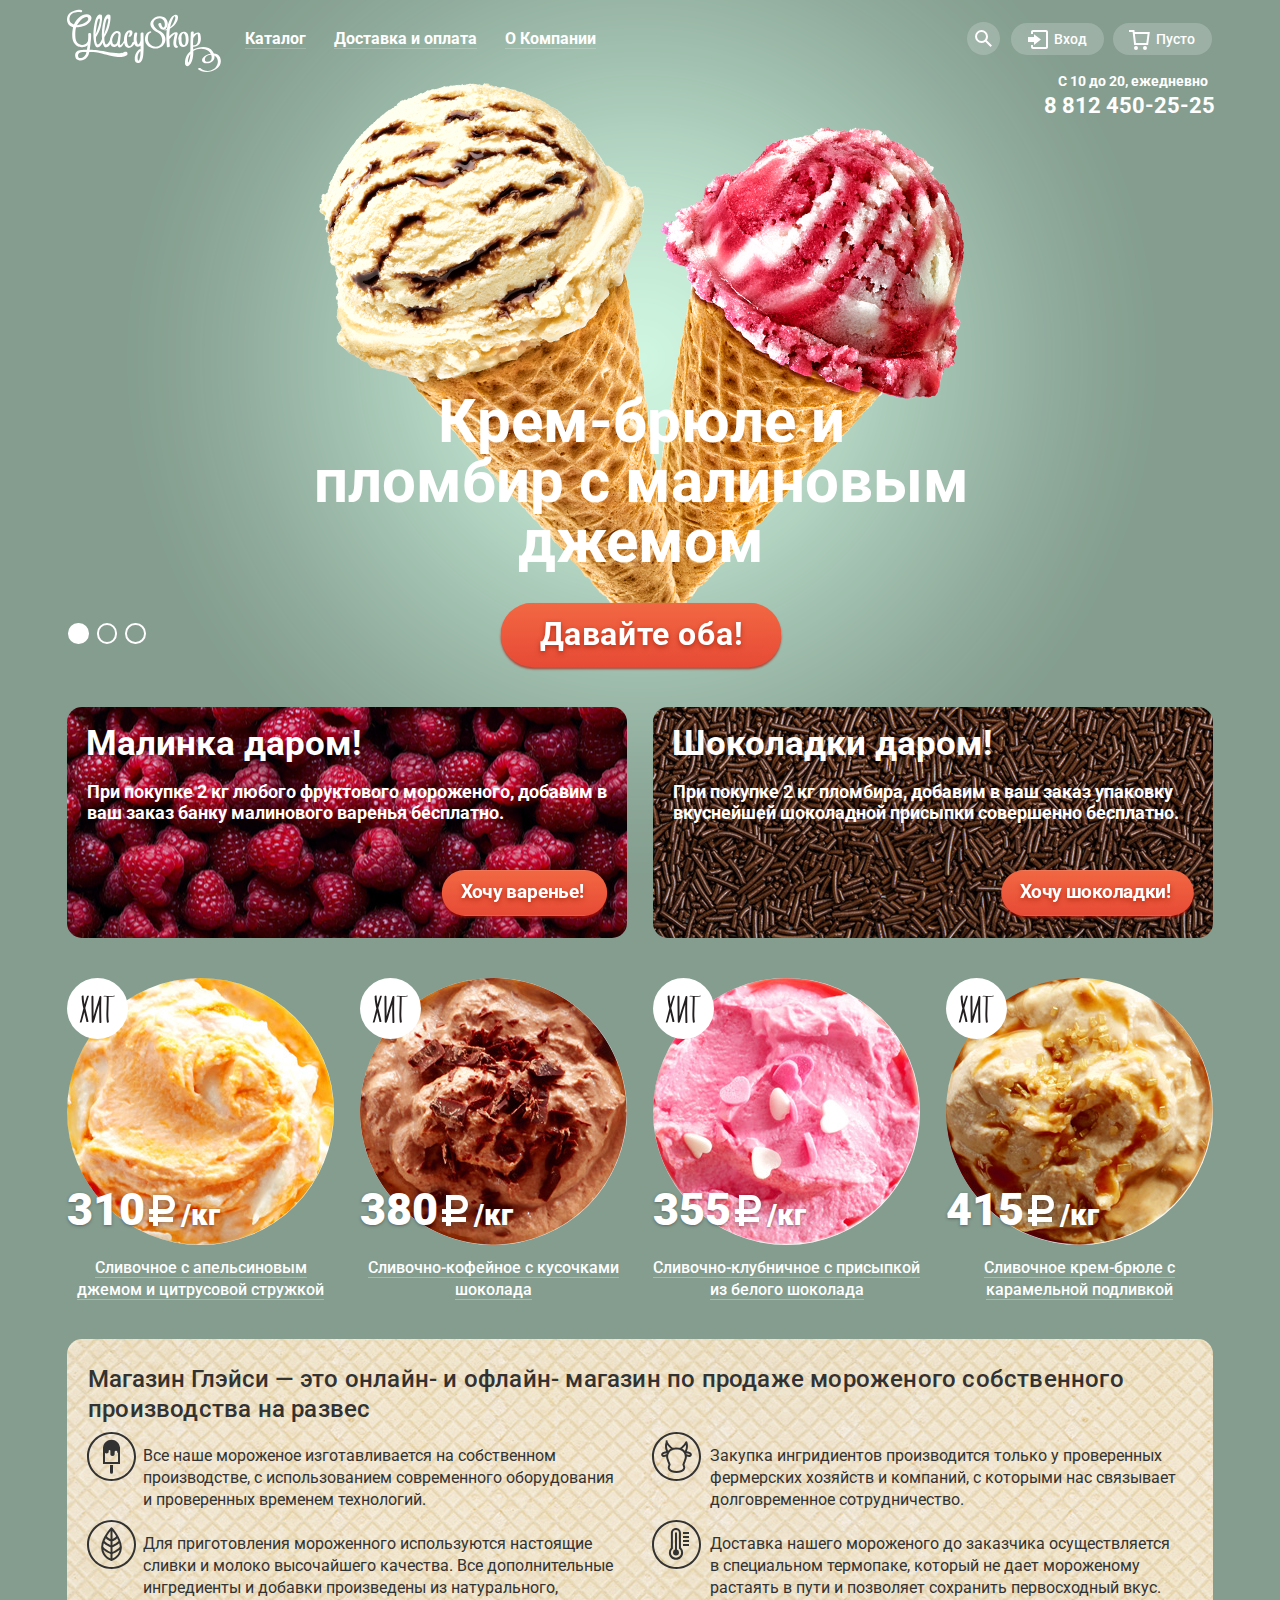
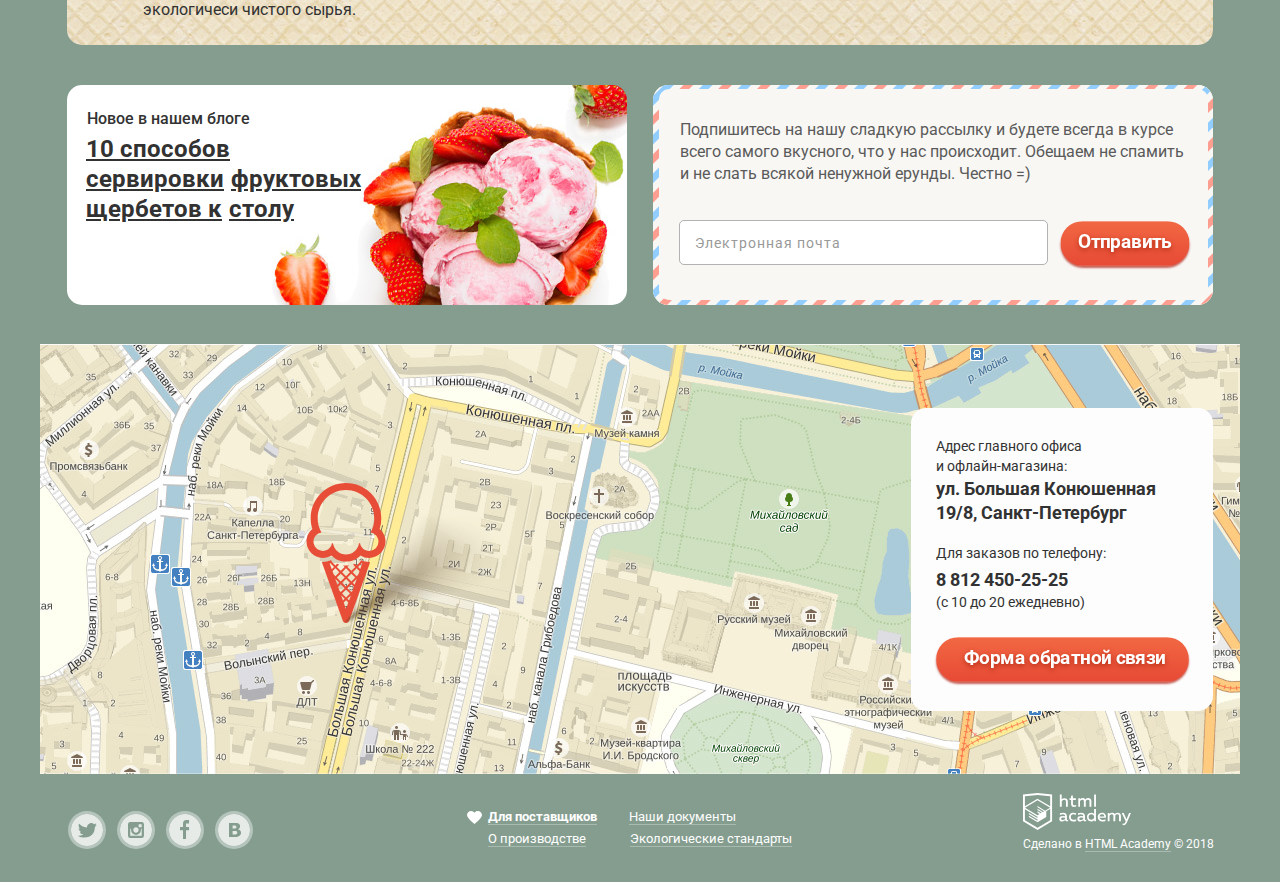
<file: index.html>
<!DOCTYPE html>
<html lang="ru">
  <head>
    <meta charset="utf-8">
    <meta name="format-detection" content="telephone=no">
    <title>HTML Academy: Глейси</title>
    <link href="https://fonts.googleapis.com/css?family=Roboto:400,500,700&amp;subset=cyrillic" rel="stylesheet">
    <link href="css/normolaize.min.css" rel="stylesheet">
    <link href="css/style.min.css" rel="stylesheet">
  </head>
  <body>
  <!-- Header -->

    <header class="page-header">
      <!-- Логотип не является ссылкой-->
      <p class="page-header-logo">
        <img src="img/logo.svg" alt="Логотип Глейси" width="154" height="64" >
      </p>

        <!-- Главное меню сайта-->
      <nav class="page-header-navigation" aria-label="Главное Меню">

        <!--Меню сайта -->
        <section class="main-menu">

          <h3 class="visually-hidden">Главное меню сайта</h3>

          <ul class="header-site-navigation-items ">
            <li class="header-site-navigation-item catalog-navigation" tabindex="2"><a class="catalog" href="#" tabindex="1">Каталог</a>

             <div class="wrapper-catalog">
              <ul class="catalog-navigation-items" >
               <li class="catalog-navigation-item">
                 <a href="#" class="catalog-navigation-item-new catalog-link" tabindex="3">Новинки</a>
               </li>
               <li class="catalog-navigation-item">
                 <a class="catalog-link" href="catalog.html" tabindex="4">Сливочное</a>
               </li>
               <li class="catalog-navigation-item">
                 <a class="catalog-link" href="#" tabindex="5">Щербеты</a>
               </li>
               <li class="catalog-navigation-item">
                 <a class="catalog-link" href="#" tabindex="6">Фруктовый лед</a>
               </li>
               <li class="catalog-navigation-item">
                 <a class="catalog-link" href="#" tabindex="7">Мелорин</a>
               </li>
              </ul>
             </div>

            </li>
             <li class="header-site-navigation-item"><a href="delivery.html" tabindex="8">Доставка и оплата</a></li>
             <li class="header-site-navigation-item"><a href="aboutus.html" tabindex="9">О Компании</a></li>
          </ul>

        </section>

        <!--Поиск -->
        <div class="container-user-menu">

        <ul class="search-list">
          <li>
            <form class="search-form" action="https://echo.htmlacademy.ru" method="post">

            <div class="search" tabindex="10" aria-label="Поиск">
              <svg xmlns="http://www.w3.org/2000/svg" xmlns:xlink="http://www.w3.org/1999/xlink" width="17" height="17" viewBox="0 0 17 17">
                <path fill="#fff" d="M16.958 15.527L11.75 10.32A6.455 6.455 0 0 0 13 6.5 6.5 6.5 0 1 0 6.5
                13a6.465 6.465 0 0 0 3.839-1.263l5.205 5.204 1.414-1.414zM6.5 11C4.019 11 2 8.981 2 6.5S4.019 2 6.5 2 11 4.019 11 6.5 8.981
                11 6.5 11z"/>
              </svg>
              <div class="wrapper-show-search">
                <label class="search-field-container">
                 <input class="input-field input-field-search" type="search" name="search" tabindex="11" placeholder="Что ищем?">
                </label>
              </div>
            </div>
          </form>
          </li>
        </ul>

        <!--Поле входа -->
        <ul class="user-navigation-items">
          <li class="login-link" tabindex="13">
            <a class="login" href="login.html" tabindex="12" aria-label="Вход в профиль">Вход</a>

           <div class="wrapper-modal">
            <section class="modal">
              <h3 class="visually-hidden">Форма входа</h3>

              <form class="user-login" action="https://echo.htmlacademy.ru" method="post">

                <label><span class="visually-hidden">Электронная почта</span>
                  <input class="input-field" type="email" name="user-email" tabindex="14" placeholder="Электронная почта" required>
                </label>

                <label><span class="visually-hidden">Пароль</span>
                  <input class="input-field" type="password" tabindex="15" placeholder="Пароль" required>
                </label>

                <div class="container-enter">
                  <button  class="btn btn-null btn-enter" type="submit" tabindex="16">Войти</button>

                  <ul class="login-new-items">
                    <li>
                      <a  class="a-black" href="#" tabindex="17" aria-label="Восстановить пароль">Забыли пароль?</a>
                    </li>
                    <li>
                      <a  class="a-black" href="#" tabindex="18" aria-label="Зарегистрироваться">Новая регистрация</a>
                    </li>
                  </ul>

                </div>

              </form>

            </section>
           </div>
          </li>
        </ul>

        <!--Корзина -->
        <ul class="cart-navigation-items">
          <li class="cart-link-empty">
            <a  class="cart" href="shop-cart.html" aria-label="Корзина покупок">Пусто
            </a>
          </li>
        </ul>

        </div>

      </nav>

        <!-- Режим работы -->
        <section class="open-close">

          <h3 class="visually-hidden" > Режим работы магазина </h3>

         <p class="header-contacts time-work" aria-label="Мы работаем для Вас ежедневно с 10 до 20">
           C 10 до 20, ежедневно<br>
         </p>
          <p class="header-contacts">
           <a  class="tel" href="tel:+78124502525" aria-label="Наш номер телефона 8 812 450-25-25 ">8 812 450-25-25</a>
         </p>

        </section>

    </header>

  <!-- Main -->
 <main class="main-content">

   <!-- Слайдер-->
        <section  class="slider-img">
        <h3 class="visually-hidden">Специальное предложение</h3>

          <div class="container-slider">

            <ul class="slider-items">
              <!-- ------------------------------------------------------------ -->
              <li class="slider-item current-slide-item green">
                 <img src="img/content/slider1.png" alt="Крем-брюле и пломбир с малиновым джемом" width="1045" height="881">
                  <p class="slider-info"> Крем-брюле и пломбир с малиновым джемом</p>
                  <a  class="btn" href="catalog/special-combo3.html">Давайте оба!</a>
              </li>
              <!-- ------------------------------------------------------------ -->
              <li class="slider-item grey visually-hidden">
                <img src="img/content/slider2.png" alt="Шоколадный пломбир и лимонный сорбет" width="1045" height="881">
                <p class="slider-info"> Шоколадный пломбир и лимонный сорбет</p>
                <a  class="btn" href="catalog/special-combo1.html">Давайте оба!</a>
              </li>
              <!-- ------------------------------------------------------------ -->
              <li class="slider-item brown visually-hidden">
                <img src="img/content/slider3.png" alt="Пломбир с помадкой и клубничный щербет" width="1045" height="881">
                <p class="slider-info"> Пломбир с помадкой и клубничный щербет</p>
                <a  class="btn" href="catalog/special-combo2.html">Давайте оба!</a>
              </li>
            </ul>

            <!-- Кнопки слайдера-->
            <ul class="slider-btn-items">
              <li>
                <button class="slider-btn-item green btn-null  current-slide" aria-label="Первое предложение"></button>
              </li>
              <li>
                <button class="slider-btn-item grey btn-null" aria-label="Второе предложение"></button>
              </li>
              <li>
                <button class="slider-btn-item brown btn-null" aria-label="Третье предложение"></button>
              </li>
            </ul>

          </div>

        </section>

      <!-- Акции магазина -->
      <section class="main-action">

        <h3 class="visually-hidden">Акции магазина</h3>

        <!-- Блоки с акциями-->
        <section class="main-action-container">
        <div class="container-action">

          <h3 class="visually-hidden">Подарки при покупках</h3>

          <ul class="action-items">
            <li class="action-item">
               <h3>Малинка даром!</h3>
               <p class="action-description">
                При покупке 2 кг любого фруктового мороженого, добавим в ваш заказ банку
                малинового варенья бесплатно.
              </p>
              <a  class="btn" href="catalog/action/item0.html">Хочу варенье!</a>
            </li>

            <li class="action-item">
               <h3>Шоколадки даром!</h3>
               <p class="action-description">
                При покупке 2 кг пломбира, добавим в ваш заказ упаковку вкуснейшей шоколадной
                присыпки совершенно бесплатно.
              </p>
              <a  class="btn" href="catalog/action/item1.html">Хочу шоколадки!</a>
            </li>
          </ul>

        </div>

        </section>


        <!-- Список мороженого -->
        <section class="action-ice">
          <h3 class="visually-hidden">Хитовое мороженое!</h3>

          <ul class="catalog-items">
            <!-- ------------------------------------------------------------ -->
            <li class="catalog-item hit">

              <a href="catalog/creamy/item0.html">
                <img class="ice-in-catalog" src="img/content/orange.jpg" alt="Сливочное с апельсиновым джемом и цитрусовой стружкой" width="267" height="267">
              </a>

              <p class="catalog-item-price">
                <b>310<span>/кг</span></b>
              </p>

              <h2>
                <a class="item-link a-white" href="catalog/creamy/item0.html">Сливочное с апельсиновым джемом и цитрусовой стружкой</a>
              </h2>

              <div class="ice-container">
                <a class="quick-view btn" href="catalog/creamy/item0.html">Быстрый просмотр</a>
              </div>

            </li>
            <!-- ------------------------------------------------------------ -->
            <li class="catalog-item hit">

              <a href="catalog/creamy/item1.html">
                <img class="ice-in-catalog" src="img/content/coffee.jpg" alt="Сливочно-кофейное с кусочками шоколада" width="267" height="267">
              </a>

              <p class="catalog-item-price">
                <b>380<span>/кг</span></b>
              </p>

              <h2>
                <a class="item-link a-white" href="catalog/creamy/item1.html">Сливочно-кофейное с кусочками шоколада</a>
              </h2>

              <div class="ice-container">
                <a class="quick-view btn" href="catalog/creamy/item0.html">Быстрый просмотр</a>
              </div>

            </li>
            <!-- ------------------------------------------------------------ -->
            <li class="catalog-item hit">

              <a href="catalog/creamy/item2.html">
                <img  class="ice-in-catalog" src="img/content/pink.jpg" alt="Сливочно-клубничное с присыпкой из белого шоколада" width="267" height="267">
              </a>

              <p class="catalog-item-price">
                <b>355<span>/кг</span></b>
              </p>

              <h2>
                <a  class="item-link a-white" href="catalog/creamy/item2.html">Сливочно-клубничное с присыпкой из белого шоколада</a>
              </h2>

              <div class="ice-container">
                <a  class="quick-view btn" href="catalog/creamy/item0.html">Быстрый просмотр</a>
              </div>

            </li>
            <!-- ------------------------------------------------------------ -->
            <li class="catalog-item hit">

              <a href="catalog/creamy/item3.html">
                <img  class="ice-in-catalog" src="img/content/cream-brl.jpg" alt="Сливочное крем-брюле с карамельной подливкой" width="267" height="267">
              </a>

              <p class="catalog-item-price">
                <b>415<span>/кг</span></b>
              </p>

              <h2>
                <a  class="item-link a-white" href="catalog/creamy/item3.html">Сливочное крем-брюле с карамельной подливкой</a>
              </h2>

              <div class="ice-container">
                <a class="quick-view btn" href="catalog/creamy/item0.html">Быстрый просмотр</a>
              </div>

            </li>
          </ul>

        </section>

      </section>

      <!-- Описание магазина -->
      <section class="main-features">

          <h1>Магазин Глэйси &#8212;
            <span class="main-features-h1">это онлайн&#8209; и офлайн&#8209; магазин по продаже мороженого собственного производства на развес</span></h1>

           <ul class="main-features-items">
             <li class="main-features-item-make">Все наше мороженое изготавливается на собственном производстве, с использованием
          современного оборудования и проверенных временем технологий.
             </li>
             <li class="main-features-item-ingridient">Закупка ингридиентов производится только у проверенных фермерских хозяйств и компаний, с которыми
          нас связывает долговременное сотрудничество.
             </li>
             <li class="main-features-item-natural second-stroke">Для приготовления мороженного используются настоящие сливки и молоко высочайшего качества.
               Все дополнительные ингредиенты и добавки произведены из натурального, экологичеси чистого сырья.
             </li>
             <li class="main-features-item-delivery second-stroke">Доставка нашего мороженого до заказчика осуществляется в специальном термопаке, который не дает
          мороженому растаять в пути и позволяет сохранить первосходный вкус.
             </li>
         </ul>

      </section>

      <!-- Блог -->
   <div class="container-blog">

    <article class="main-blog">
      <h4 class="visually-hidden">Наш Блог</h4>
      <p>Новое в нашем блоге</p>

      <p class="blog-link">

       <a class="blog a-black" href="#">
         <span class="blog-span">10 способов сервировки</span>
         <span class="blog-span">фруктовых щербетов к</span>
         <span class="blog-span">столу</span>
       </a>

      </p>

    </article>

      <!-- Форма обратной связи -->
      <section class="main-subscription-form">
        <h3 class="visually-hidden"> Форма подписки на новости</h3>

        <div class="subscription-background">

          <form action="https://echo.htmlacademy.ru" method="post">

            <p class="subscription-form-description">
            Подпишитесь на нашу сладкую рассылку и будете всегда в курсе всего самого вкусного,
            что у нас происходит. Обещаем не спамить и не слать всякой ненужной ерунды.
            Честно =)
            </p>

          <label><span class="visually-hidden">Электронная почта</span>
            <input class="subscription-mail" type="email" name="email"  placeholder="Электронная почта" required>
          </label>

          <button class="btn btn-null btn-send" type="submit">Отправить</button>

          </form>
        </div>
        </section>

    </div>

    <!-- Карта -->
      <section class="main-map">
        <h3 class="visually-hidden">Карта проезда</h3>
      <!-- <iframe class="mymap" src="https://yandex.ru/map-widget/v1/-/CBBmRYS8SA" width="1200" height="430" allowfullscreen></iframe> -->
        <div class="mymap" id="map"></div> <!-- Подключение яндекс карты -->

        <div class="map">

            <img src="img/content/map.jpg" alt="Карта проезда" width="1200" height="430">

            <div class="feedback-contacts">

              <p class="contacts">
                Адрес главного офиса и офлайн-магазина:
              </p>

              <p class="shop-adress"> ул. Большая Конюшенная <br>
                                  19/8, Санкт-Петербург
              </p>

              <p class="phone-shop">
                Для заказов по телефону:
              </p>

              <p class="phone-time-work">
                <span class="phone"> 8 812 450-25-25</span><br>
                <span class="time-work">(c 10 до 20 ежедневно)</span>
              </p>

            <a class="btn btn-feedback" href="#" aria-label="Открыть форму обратной связи">Форма обратной связи</a>
            </div>


        </div>
      </section>
    </main>

    <!-- Footer -->

    <!-- Социальные сети-->
    <footer class="page-footer">

      <section class="social-links">
        <h4 class="visually-hidden">Социальные сети</h4>
        <ul class="social-btn-items">
          <li>
            <a class="twitter" href="#" aria-label="Подпишись на нас в Твиттере">
              <span class="visually-hidden"> Твиттер</span>
            </a>
          </li>
          <li>
            <a class="instagram" href="#" aria-label="Подпишись на нас в Инстаграмме">
              <span class="visually-hidden">Инстаграмм</span>
            </a>
          </li>
          <li>
            <a class="facebook" href="#" aria-label="Наша страничка на Фейсбуке">
              <span class="visually-hidden">Фейсбук</span>
            </a>
          </li>
          <li>
            <a class=" vkontakte" href="#" aria-label="Наша страничка Вконтакте">
              <span class="visually-hidden">Вконтакте</span>
            </a>
          </li>
        </ul>

      </section>

    <!--Футер меню -->
      <section class="about-production">
        <h4 class="visually-hidden">Действующие документы</h4>

       <ul class="about-production-items">
          <li class="heart">
            <a class="a-white" href="#" aria-label="Информация для поставщиков"><span>Для поставщиков</span></a>
          </li>
          <li class="docs">
            <a class="a-white" href="#" aria-label="Действующие документы о нашей деятельности">Наши документы</a>
          </li>
          <li>
            <a class="a-white" href="#" aria-label="О нашем производстве">О производстве</a>
          </li>
          <li>
            <a class="a-white" href="#" aria-label="Действующие экологические стандарты">Экологические стандарты</a>
          </li>
        </ul>

      </section>

      <!-- Copyright -->
      <p class="footer-copyright">
        <a  class="footer-copyright-link" href="https://htmlacademy.ru/intensive/htmlcss">
          <img class="footer-copyright-logo" src="img/logo-htmlacademy.svg" alt="HTML Academy" width="108" height="37">
        </a>
        Сделано в
        <a class="a-white"  href="https://htmlacademy.ru/intensive/htmlcss" aria-label="Разработано в HTML Academy ">HTML Academy</a> &copy; 2018
      </p>

    </footer>

  <!-- Форма обратной связи -->
  <section class="modal-form-feedback">
    <h2>Мы обязательно Вам ответим!</h2>

    <form class="modal-form" action="https://echo.htmlacademy.ru" method="post">

      <p>
        <label class="visually-hidden" for="user-name">Как Вас зовут?</label>
        <input class="modal-name-user modal-user-input" id="user-name" type="text" name="user-name" placeholder="Как вас зовут?">
      </p>

      <p>
        <label class="visually-hidden" for="user-email">Ваша почта для ответа</label>
        <input class="modal-mail-user modal-user-input" id="user-email" type="email" name="user-email" placeholder="Ваша почта для ответа?">
      </p>

      <p>
        <textarea class="text-area modal-user-input" name="send-message" id="textarea-id"  placeholder="Напишите что-нибудь..."></textarea>
      </p>

      <button class="button-form-modal btn btn-null" type="submit">Отправить</button>

    </form>


    <button class="modal-form-feedback-close" type="button">Закрыть</button>
  </section>

  <div class="modal-overlay"></div>

  <script src="https://api-maps.yandex.ru/2.1/?lang=ru_RU">
  </script>
  <script src="js/script.min.js"></script>

  </body>
</html>
</file>
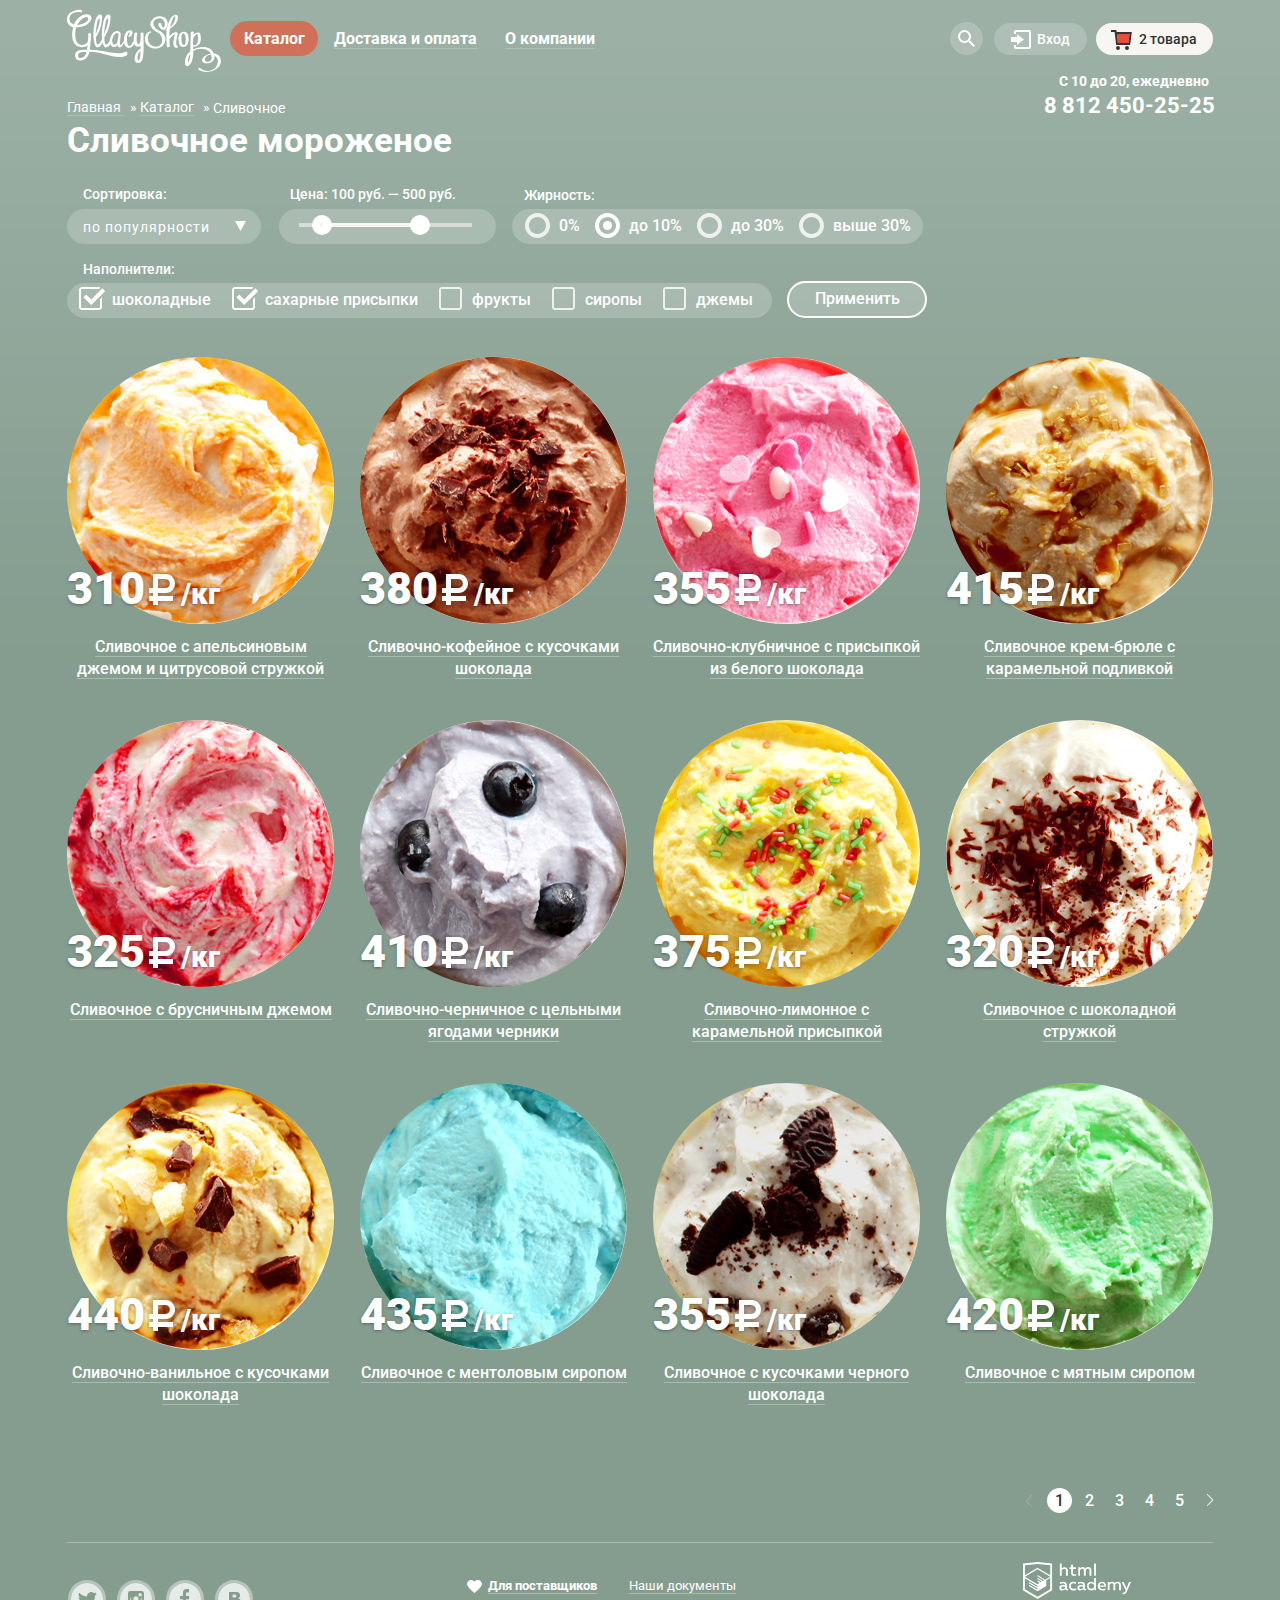
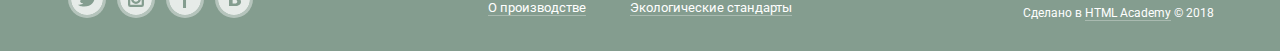
<file: catalog.html>
<!DOCTYPE html>
<html lang="ru">
<head>
    <meta charset="UTF-8">
    <title>Магазин Глэйси</title>
  <link href="https://fonts.googleapis.com/css?family=Roboto:400,500,700&amp;subset=cyrillic" rel="stylesheet">
  <link href="css/normolaize.min.css" rel="stylesheet">
  <link href="css/style.min.css" rel="stylesheet">
</head>
<body class="inner-page">

<!-- Header -->
<header class="page-header page-header-catalog">

  <nav class="page-header-navigation">

    <a class="page-header-logo" href="index.html">
      <img src="img/logo.svg" alt="Глейси" width="154" height="64" aria-label="Логотип Глейси. Вернуться на главную страницу" >
    </a>

    <!-- Главное меню сайта-->
    <section class="main-menu">
      <h3 class="visually-hidden">Главное меню сайта</h3>

      <ul class="header-site-navigation-items">
        <li class="catalog-navigation catalog-navigation-current">
          <a href="#" aria-label="Вы находитесь в каталоге">Каталог</a>
        </li>
        <li class="header-site-navigation-item">
          <a href="delivery.html">Доставка и оплата</a>
        </li>
        <li class="header-site-navigation-item">
          <a href="aboutus.html">О компании</a>
        </li>
      </ul>

    </section>

    <!--Поиск -->
    <div class="container-user-menu container-user-menu-catalog">

      <ul class="search-list">
        <li>
          <form class="search-form" action="https://echo.htmlacademy.ru" method="post">

            <div class="search" aria-label="Поиск" tabindex="0">
            <svg xmlns="http://www.w3.org/2000/svg" xmlns:xlink="http://www.w3.org/1999/xlink" width="17" height="17" viewBox="0 0 17 17">
              <path fill="#fff" d="M16.958 15.527L11.75 10.32A6.455 6.455 0 0 0 13 6.5 6.5 6.5 0 1 0 6.5
                13a6.465 6.465 0 0 0 3.839-1.263l5.205 5.204 1.414-1.414zM6.5 11C4.019 11 2 8.981 2 6.5S4.019 2 6.5 2 11 4.019 11 6.5 8.981
                11 6.5 11z"/>
            </svg>
            <div class="wrapper-show-search">
              <label class="search-field-container">
                <input class="input-field input-field-search" type="search" name="search" placeholder="Что ищем?" tabindex="0">
              </label>
            </div>
          </div>

        </form>
        </li>
      </ul>

      <!--Поле входа -->
      <ul class="user-navigation-items">
        <li class="login-link" tabindex="0">
          <a  class="login login-modal" href="login.html" aria-label="Вход в профиль">
            Вход
          </a>
          <div class="wrapper-modal">
          <section class="modal">
            <h3 class="visually-hidden">Форма входа</h3>

            <form class="user-login" action="https://echo.htmlacademy.ru" method="post">

              <label><span class="visually-hidden">Электронная почта</span>
                <input  class="input-field" type="email" name="user-email" placeholder="Электронная почта" required>
              </label>

              <label><span class="visually-hidden">Пароль</span>
                <input class="input-field" type="password" placeholder="Пароль">
              </label>

              <div class="container-enter">
                <button class="btn btn-null btn-enter" type="submit">Войти</button>

                <ul class="login-new-items">
                  <li>
                    <a class="a-black" href="#" aria-label="Восстановить пароль">Забыли пароль?</a>
                  </li>
                  <li>
                    <a class="a-black" href="#" aria-label="Зарегистрироваться">Новая регистрация</a>
                  </li>
                </ul>

              </div>

            </form>

          </section>
          </div>
        </li>
      </ul>

    <!--Корзина -->
    <ul class="cart-navigation-items">
      <li class="cart-link cart-link-empty" tabindex="0">
        <a href="shop-cart.html"  aria-label="Корзина покупок">2 товара</a>

       <div class="wrapper-cart">
        <section class="shopping-cart" aria-label="Корзина покупок." >
          <h3 class="visually-hidden">Корзина покупок</h3>

          <table class="cart-table">
            <tr class="first-stroke-table">

              <td class="table-ice">
                <a class="close" href="#">
                  <img  class="ice-in-catalog-cart" src="img/ice1.jpg" alt="Пломбир с апельсиновым джемом" width="33" height="33">
                </a>
              </td>

              <td class="table-ice-name">
                <a class="ice-name a-black" href="#"> Пломбир с апельсиновым джемом </a>
              </td>

              <td class="table-ice-mass"><span>1,5кг ×</span></td>
              <td class="table-ice-price"><span>200 руб.</span></td>
              <td class="table-ice-total"><span>300 руб.</span></td>
            </tr>

            <tr>

              <td class="table-ice">
                <a class="close" href="#">
                  <img  class="ice-in-catalog-cart" src="img/ice2.jpg" alt="Клубничный пломбир с присыпкой из белого шоколада" width="33" height="33">
                </a>
              </td>

              <td class="table-ice-name">
                <a class="ice-name a-black" href="#"> Клубничный пломбир с присыпкой из белого шоколада</a>
              </td>

              <td class="table-ice-mass"><span>1,5кг ×</span></td>
              <td class="table-ice-price"><span>300 руб.</span></td>
              <td class="table-ice-total"><span>450 руб.</span></td>
            </tr>

            <tr>
              <td></td>
              <td></td>
              <td></td>
              <td class="total" colspan="2">Итого: 750 руб.</td>
            </tr>

          </table>

          <a class="btn btn-issue" href="#">Оформить заказ</a>
        </section>
       </div>

      </li>
    </ul>

    </div>
  </nav>

  <!-- Режим работы -->
  <section class="open-close">
    <h3 class="visually-hidden" > Режим работы магазина </h3>

    <p class="header-contacts header-contacts-catalog" aria-label="Мы работаем для Вас ежедневно с 10 до 20">
      C 10 до 20, ежедневно<br>
    </p>
    <p class="header-contacts">
      <a class="tel"  href="tel:+78124502525" aria-label="Наш номер телефона 8 812 450-25-25 " tabindex="15">8 812 450-25-25</a>
    </p>

  </section>

</header>

<!-- Main -->
<main class="container">

  <ul class="breadcrumbs">
    <li class="breadcrumbs-item">
      <a href="index.html">Главная </a>
      <span>&#187;</span>
    </li>
    <li class="breadcrumbs-item">
      <a href="#">Каталог</a>
      <span>&#187;</span>
    </li>
    <li class="breadcrumbs-item">
      <a class="current-breadcrumbs" href="catalog.html" aria-label="Вы находитесь в каталоге в разделе Сливочное мороженое">Сливочное</a>
    </li> <!-- Открывает карту мороженого-->
  </ul>

  <h1 class="page-title">Сливочное мороженое</h1> <!-- На этой странице один h1-->

  <!-- фильтры-->
  <section class="filters" aria-label="Раздел фильтр для выбора мороженого">
    <h3 class="visually-hidden">Фильтр мороженого</h3>

    <!-- Тут форма фильтров-->
    <form class="filter-form" action="https://echo.htmlacademy.ru" method="get">

      <fieldset class="form-select">

        <legend class="visually-hidden">Сортировка мороженого</legend>

        <label class="form-style select-psevdo" aria-label="Сортировка мороженого">Сортировка:

            <select class="select" name="sort" id="sort">
              <option value="popular">по популярности</option>
              <option value="mini-price">сначала недорогие</option>
              <option value="maxi-price">сначала дорогие</option>
              <option value="fat-content">по жирности</option>
            </select>
        </label>

      </fieldset>

      <fieldset class="filter-item form-price">

        <legend class="visually-hidden" aria-label="Выбирите цену мороженного"> Цена:</legend>
        <div class="range-filter">

          <p class="false-input-price">Цена: 100 руб. &#8212; 500 руб.</p>
          <div class="price-controls visually-hidden">
            <label class="min-price"> Цена: <input name="min-price" type="text" value="100 руб." placeholder="100 руб." tabindex="-1"></label>
            <label class="max-price"> &#8209; <input name="max-price" type="text" value="500 руб." placeholder="500 руб." tabindex="-1"></label>
          </div>

          <div class="range-controls">

            <div class="scale">
              <div class="bar"></div>
            </div>

            <div class="toggle toggle-min" tabindex="0" aria-label="Выбирите минимальную стоимость">
              <span class="visually-hidden">Минимальная цена</span>
            </div>
            <div class="toggle toggle-max" tabindex="0" aria-label="Выбирите максимальную стоимость">
              <span class="visually-hidden">Максимальная цена</span>
            </div>
          </div>

        </div>
      </fieldset>

        <fieldset class="form-fat">

          <legend class="visually-hidden" aria-label="Выбирите жирность мороженого">Жирность</legend>
          <p class="form-style" >Жирность:</p>
          <div class="background-filters">

            <label class="fat">
              <input class="visually-hidden" type="radio" name="fat" value="0" aria-label="Выбирите жирность мороженого. Жирность">
              <span class ="radio-indicator"></span>
              0%
            </label>

            <label class="fat">
              <input class="visually-hidden" type="radio" name="fat" value="10" checked aria-label="Выбирите жирность мороженого. Жирность">
              <span class ="radio-indicator"></span>
              до 10%
            </label>

            <label class="fat">
              <input class="visually-hidden" type="radio" name="fat" value="30" aria-label="Выбирите жирность мороженого. Жирность">
              <span class ="radio-indicator"></span>
              до 30%
            </label>

            <label class="fat">
              <input class="visually-hidden" type="radio" name="fat" value="31" aria-label="Выбирите жирность мороженого. Жирность больше">
              <span class ="radio-indicator"></span>
              выше 30%
            </label>

          </div>
        </fieldset>

        <fieldset class="form-ice-with">

          <legend class="visually-hidden">Наполнители</legend>
          <p class="form-style" aria-label="Выбирите наполнитель для мороженого">Наполнители:</p>
          <div class="background-filters">
            <label class="checkbox">
              <input class="visually-hidden" type="checkbox" name="chocolate-ice" aria-label="Выбирите наполнитель для мороженого." checked>
              <span class ="check-indicator"></span>
              шоколадные
            </label>

            <label class="checkbox">
              <input class="visually-hidden" type="checkbox" name="sugar-ice" aria-label="Выбирите наполнитель для мороженого." checked>
              <span class ="check-indicator"></span>
              сахарные присыпки
            </label>

            <label class="checkbox">
              <input class="visually-hidden" type="checkbox" name="friut-ice" aria-label="Выбирите наполнитель для мороженого.">
              <span class ="check-indicator"></span>
              фрукты
            </label>

            <label class="checkbox">
              <input class="visually-hidden" type="checkbox" name="sirop-ice" aria-label="Выбирите наполнитель для мороженого.">
              <span class ="check-indicator"></span>
              сиропы
            </label>

            <label class="checkbox">
              <input class="visually-hidden"  type="checkbox" name="jam-ice" aria-label="Выбирите наполнитель для мороженого.">
              <span class ="check-indicator"></span>
              джемы
            </label>

          </div>
        </fieldset>

        <button class="filter-button btn-null" type="submit" aria-label="Применить фильтр поиска">Применить</button>

    </form>

  </section>

  <!-- Каталог-->
  <section class="catalog">
    <h2 class="visually-hidden">Список мороженого</h2>
    <ul class="catalog-items">
      <!-- ------------------------------------- -->
      <li class="catalog-item">

          <a href="catalog/creamy/item0.html">
            <img class="ice-in-catalog" src="img/content/orange.jpg" alt="Сливочное с апельсиновым джемом и цитрусовой стружкой" width="267" height="267">
          </a>

          <p class="catalog-item-price" >
            <b aria-label="Цена 310 рублей килограмм">310<span>/кг</span></b>
          </p>

          <h2>
           <a class="item-link a-white" href="catalog/creamy/item0.html">Сливочное с апельсиновым джемом и цитрусовой стружкой</a>
          </h2>

          <div class="ice-container" aria-label="Сливочное с апельсиновым джемом и цитрусовой стружкой. Быстрый просмотр.">
            <a class="quick-view btn" href="catalog/creamy/item0.html">Быстрый просмотр</a>
        </div>

      </li>
      <!-- ------------------------------------- -->
      <li class="catalog-item">

          <a href="catalog/creamy/item1.html">
            <img  class="ice-in-catalog" src="img/content/coffee.jpg" alt="Сливочно-кофейное с кусочками шоколада" width="267" height="267">
          </a>

          <p class="catalog-item-price">
            <b aria-label="Цена 380 рублей килограмм">380<span>/кг</span></b>
          </p>

          <h2>
            <a  class="item-link a-white" href="catalog/creamy/item1.html">Сливочно-кофейное с кусочками шоколада</a>
          </h2>

          <div class="ice-container" aria-label="Сливочно-кофейное с кусочками шоколада. Быстрый просмотр.">
            <a class="quick-view btn" href="catalog/creamy/item1.html">Быстрый просмотр</a>
          </div>

      </li>
      <!-- ------------------------------------- -->
      <li class="catalog-item">

          <a href="catalog/creamy/item2.html">
            <img class="ice-in-catalog" src="img/content/pink.jpg" alt="Сливочно-клубничное с присыпкой из белого шоколада" width="267" height="267">
          </a>

          <p class="catalog-item-price">
            <b aria-label="Цена 355 рублей килограмм">355<span>/кг</span></b>
          </p>

          <h2>
            <a class="item-link a-white" href="catalog/creamy/item2.html">Сливочно-клубничное с присыпкой из белого шоколада</a>
          </h2>

          <div class="ice-container" aria-label="Сливочно-клубничное с присыпкой из белого шоколада. Быстрый просмотр.">
            <a class="quick-view btn" href="catalog/creamy/item2.html">Быстрый просмотр</a>
          </div>
      </li>
      <!-- ------------------------------------- -->
      <li class="catalog-item">

          <a href="catalog/creamy/item3.html">
            <img class="ice-in-catalog" src="img/content/cream-brl.jpg" alt="Сливочное крем-брюле с карамельной подливкой" width="267" height="267">
          </a>

          <p class="catalog-item-price">
            <b aria-label="Цена 415 рублей килограмм">415<span>/кг</span></b>
          </p>

          <h2>
            <a class="item-link a-white" href="catalog/creamy/item3.html">Сливочное крем-брюле с карамельной подливкой</a>
          </h2>

          <div class="ice-container" aria-label="Сливочное крем-брюле с карамельной подливкой. Быстрый просмотр.">
            <a class="quick-view btn" href="catalog/creamy/item3.html">Быстрый просмотр</a>
          </div>
      </li>
      <!-- ------------------------------------- -->
      <li class="catalog-item">

          <a href="catalog/creamy/item4.html">
            <img class="ice-in-catalog" src="img/content/lingonberry.jpg"  alt="Сливочное с брусничным джемом" width="267" height="267">
          </a>

          <p class="catalog-item-price">
            <b aria-label="Цена 325 рублей килограмм">325<span>/кг</span></b>
          </p>

          <h2>
            <a class="item-link a-white" href="catalog/creamy/item4.html">Сливочное с брусничным джемом</a>
          </h2>

          <div class="ice-container" aria-label="Сливочное с брусничным джемом. Быстрый просмотр.">
            <a class="quick-view btn" href="catalog/creamy/item4.html">Быстрый просмотр</a>
          </div>
      </li>
      <!-- ------------------------------------- -->
      <li class="catalog-item">

          <a href="catalog/creamy/item5.html">
            <img class="ice-in-catalog" src="img/content/blueberries.jpg" alt="Сливочно-черничное с цельными ягодами черники" width="267" height="267">
          </a>

          <p class="catalog-item-price">
            <b aria-label="Цена 410 рублей килограмм">410<span>/кг</span></b>
          </p>

          <h2>
            <a class="item-link a-white" href="catalog/creamy/item5.html">Сливочно-черничное с цельными ягодами черники</a>
          </h2>

          <div class="ice-container" aria-label="Сливочно-черничное с цельными ягодами черники. Быстрый просмотр.">
            <a class="quick-view btn" href="catalog/creamy/item5.html">Быстрый просмотр</a>
          </div>
      </li>
      <!-- ------------------------------------- -->
      <li class="catalog-item">

          <a href="catalog/creamy/item6.html">
          <img class="ice-in-catalog" src="img/content/lemon.jpg" alt="Сливочно-лимонное с карамельной присыпкой" width="267" height="267">
          </a>

          <p class="catalog-item-price">
            <b aria-label="Цена 375 рублей килограмм">375<span>/кг</span></b>
          </p>

          <h2>
            <a class="item-link a-white" href="catalog/creamy/item6.html">Сливочно-лимонное с карамельной присыпкой</a>
          </h2>

          <div class="ice-container" aria-label="Сливочно-лимонное с карамельной присыпкой. Быстрый просмотр.">
            <a class="quick-view btn" href="catalog/creamy/item6.html">Быстрый просмотр</a>
          </div>
      </li>
      <!-- ------------------------------------- -->
      <li class="catalog-item">

          <a href="catalog/creamy/item7.html">
            <img  class="ice-in-catalog" src="img/content/choco.jpg" alt="Сливочное с шоколадной стружкой" width="267" height="267">
          </a>

          <p class="catalog-item-price">
            <b aria-label="Цена 320 рублей килограмм">320<span>/кг</span></b>
          </p>

          <h2>
            <a class="item-link a-white" href="catalog/creamy/item7.html">Сливочное с шоколадной стружкой</a>
          </h2>

          <div class="ice-container" aria-label="Сливочное с шоколадной стружкой. Быстрый просмотр.">
            <a class="quick-view btn" href="catalog/creamy/item7.html">Быстрый просмотр</a>
          </div>

      </li>
      <!-- ------------------------------------ --->
      <li class="catalog-item">

          <a href="catalog/creamy/item8.html">
            <img class="ice-in-catalog" src="img/content/vanil.jpg" alt="Сливочно-ванильное с кусочками шоколада" width="267" height="267">
          </a>

          <p class="catalog-item-price">
            <b aria-label="Цена 440 рублей килограмм">440<span>/кг</span></b>
          </p>

          <h2>
            <a class="item-link a-white" href="catalog/creamy/item8.html">Сливочно-ванильное с кусочками шоколада</a>
          </h2>

          <div class="ice-container" aria-label="Сливочно-ванильное с кусочками шоколада. Быстрый просмотр.">
            <a class="quick-view btn" href="catalog/creamy/item8.html">Быстрый просмотр</a>
          </div>
      </li>
      <!-- ------------------------------------- -->
      <li class="catalog-item">

          <a href="catalog/creamy/item9.html">
            <img class="ice-in-catalog" src="img/content/mentol.jpg" alt="Сливочное с ментоловым сиропом" width="267" height="267">
          </a>

          <p class="catalog-item-price">
            <b aria-label="Цена 435 рублей килограмм">435<span>/кг</span></b>
          </p>

          <h2>
            <a class="item-link a-white" href="catalog/creamy/item9.html">Сливочное с ментоловым сиропом</a>
          </h2>

          <div class="ice-container" aria-label="Сливочное с ментоловым сиропом. Быстрый просмотр.">
            <a class="quick-view btn" href="catalog/creamy/item9.html">Быстрый просмотр</a>
          </div>
      </li>
      <!-- ------------------------------------- -->
      <li class="catalog-item">

          <a href="catalog/creamy/item10.html">
            <img class="ice-in-catalog" src="img/content/dakr-choco.jpg" alt="Сливочное с кусочками черного шоколада" width="267" height="267">
          </a>

          <p class="catalog-item-price">
            <b aria-label="Цена 355 рублей килограмм">355<span>/кг</span></b>
          </p>

          <h2>
            <a class="item-link a-white" href="catalog/creamy/item10.html">Сливочное с кусочками черного шоколада</a>
          </h2>

          <div class="ice-container" aria-label="Сливочное с кусочками черного шоколада. Быстрый просмотр.">
            <a class="quick-view btn" href="catalog/creamy/item10.html">Быстрый просмотр</a>
          </div>
      </li>
      <!-- ------------------------------------- -->
      <li class="catalog-item">

          <a href="catalog/creamy/item11.html">
            <img class="ice-in-catalog" src="img/content/mint.jpg" alt="Сливочное с мятным сиропом" width="267" height="267">
          </a>

          <p class="catalog-item-price">
            <b aria-label="Цена 420 рублей килограмм">420<span>/кг</span></b>
          </p>

          <h2>
            <a class="item-link a-white" href="catalog/creamy/item11.html">Сливочное с мятным сиропом</a>
          </h2>

          <div class="ice-container" aria-label="Сливочное с мятным сиропом. Быстрый просмотр.">
            <a class="quick-view btn" href="catalog/creamy/item11.html">Быстрый просмотр</a>
          </div>
      </li>
      <!-- ------------------------------------- -->
    </ul>

    <!-- Нумерация страниц-->
    <section>

      <h3 class="visually-hidden">Навигация по страницам каталога</h3>

      <ul class="pagination-items">
        <li class="pagination-item">
          <a class="pagination-item-previous" href="#" aria-label="Предыдущая страница">
          <svg version="1.1" id="Layer_1" xmlns="http://www.w3.org/2000/svg" xmlns:xlink="http://www.w3.org/1999/xlink" x="0px" y="0px"
	           width="8px" height="12px" viewBox="0 0 8 12" enable-background="new 0 0 8 12" xml:space="preserve">
            <path fill="#f8f9f8" d="M7.237,5.642L1.729,0.133c-0.198-0.198-0.519-0.198-0.716,0s-0.198,0.519,0,0.716L6.163,6l-5.151,5.15
                	c-0.198,0.198-0.198,0.519,0,0.717c0.099,0.099,0.229,0.148,0.358,0.148c0.129,0,0.259-0.05,0.358-0.148l5.509-5.509
                	C7.436,6.16,7.436,5.84,7.237,5.642z"/>
          </svg>
        </a>
        </li>
        <li class="pagination-item">
          <a class="pagination-item-current" href="#"  aria-label="Вы на первой странице">1</a>
        </li>
        <li class="pagination-item">
          <a href="#"  aria-label="Вторая страница">2</a>
        </li>
        <li class="pagination-item">
          <a href="#" aria-label="Третья страница">3</a>
        </li>
        <li class="pagination-item">
          <a href="#" aria-label="Четвертая страница">4</a>
        </li>
        <li class="pagination-item">
          <a href="#" aria-label="Пятая страница">5</a>
        </li>
        <li class="pagination-item">
          <a href="#" aria-label="Следующая страница">
          <svg version="1.1" id="Layer_111" xmlns="http://www.w3.org/2000/svg" xmlns:xlink="http://www.w3.org/1999/xlink" x="0px" y="0px"
	           width="8px" height="12px" viewBox="0 0 8 12" enable-background="new 0 0 8 12" xml:space="preserve">
            <path fill="#f8f9f8" d="M7.237,5.642L1.729,0.133c-0.198-0.198-0.519-0.198-0.716,0s-0.198,0.519,0,0.716L6.163,6l-5.151,5.15
                	c-0.198,0.198-0.198,0.519,0,0.717c0.099,0.099,0.229,0.148,0.358,0.148c0.129,0,0.259-0.05,0.358-0.148l5.509-5.509
                	C7.436,6.16,7.436,5.84,7.237,5.642z"/>
          </svg>
          </a>
        </li>
      </ul>

    </section>

  </section>

</main>


<!-- Footer -->

<!-- Социальные сети-->
<footer class="page-footer page-footer-catalog">

  <section class="social-links">
    <h4 class="visually-hidden">Социальные сети</h4>
    <ul class="social-btn-items">
      <li>
        <a class="twitter" href="#" aria-label="Подпишись на нас в Твиттере">
          <span class="visually-hidden"> Твиттер</span>
        </a>
      </li>
      <li>
        <a class="instagram" href="#" aria-label="Подпишись на нас в Инстаграмме">
          <span class="visually-hidden">Инстаграмм</span>
        </a>
      </li>
      <li>
        <a class="facebook" href="#" aria-label="Наша страничка на Фейсбуке">
          <span class="visually-hidden">Фейсбук</span>
        </a>
      </li>
      <li>
        <a class=" vkontakte" href="#" aria-label="Наша страничка Вконтакте">
          <span class="visually-hidden">Вконтакте</span>
        </a>
      </li>
    </ul>

  </section>

  <!--Футер меню -->
  <section class="about-production">
    <h4 class="visually-hidden">Действующие документы</h4>

    <ul class="about-production-items">
      <li class="heart">
        <a class="a-white" href="#" aria-label="Информация для поставщиков">Для поставщиков</a>
      </li>
      <li class=" docs">
        <a class="a-white" href="#" aria-label="Действующие документы о нашей деятельности">Наши документы</a>
      </li>
      <li>
        <a class="a-white" href="#" aria-label="О нашем производстве">О производстве</a>
      </li>
      <li>
        <a class="a-white" href="#" aria-label="Действующие экологические стандарты">Экологические стандарты</a>
      </li>
    </ul>

  </section>

  <!-- Copyright -->
  <p class="footer-copyright">

    <a class="footer-copyright-link" href="https://htmlacademy.ru/intensive/htmlcss">
      <img class="footer-copyright-logo" src="img/logo-htmlacademy.svg" alt="HTML Academy" width="108" height="37">
    </a>
    Сделано в

    <a class="a-white" href="https://htmlacademy.ru/intensive/htmlcss" aria-label="Разработано в HTML Academy ">HTML Academy</a> &copy; 2018
  </p>

</footer>

<script></script>

<!-- Форма входа-->
<section class="user-login modal visually-hidden">
  <h3 class="visually-hidden">Форма входа</h3>

  <form action="https://echo.htmlacademy.ru" method="post">
    <label><span class="visually-hidden">Электронная почта</span>
      <input type="email" name="user-email" placeholder="Электронная почта">
    </label>

    <label><span class="visually-hidden">Пароль</span>
      <input type="password" name="password" placeholder="Пароль">
    </label>

    <button type="submit" class="btn btn-null btn-enter">Войти</button>

  </form>

  <ul class="login-new-items">
    <li><a href="#" class="a-black" aria-label="Восстановить пароль">Забыли пароль?</a></li>
    <li><a href="#" class="a-black" aria-label="Зарегистрироваться">Новая регистрация</a></li>
  </ul>

</section>

<script></script>
</body>
</html>
</file>
<file: css/normolaize.min.css>
/*! normalize.css v8.0.0 | MIT License | github.com/necolas/normalize.css */button,hr,input{overflow:visible}progress,sub,sup{vertical-align:baseline}[type=checkbox],[type=radio],legend{box-sizing:border-box;padding:0}html{line-height:1.15;-webkit-text-size-adjust:100%}body{margin:0}h1{font-size:2em;margin:.67em 0}hr{box-sizing:content-box;height:0}code,kbd,pre,samp{font-family:monospace,monospace;font-size:1em}a{background-color:transparent}abbr[title]{border-bottom:none;text-decoration:underline;text-decoration:underline dotted}b,strong{font-weight:bolder}small{font-size:80%}sub,sup{font-size:75%;line-height:0;position:relative}sub{bottom:-.25em}sup{top:-.5em}img{border-style:none}button,input,optgroup,select,textarea{font-family:inherit;font-size:100%;line-height:1.15;margin:0}button,select{text-transform:none}[type=button],[type=reset],[type=submit],button{-webkit-appearance:button}[type=button]::-moz-focus-inner,[type=reset]::-moz-focus-inner,[type=submit]::-moz-focus-inner,button::-moz-focus-inner{border-style:none;padding:0}[type=button]:-moz-focusring,[type=reset]:-moz-focusring,[type=submit]:-moz-focusring,button:-moz-focusring{outline:ButtonText dotted 1px}fieldset{padding:.35em .75em .625em}legend{color:inherit;display:table;max-width:100%;white-space:normal}textarea{overflow:auto}[type=number]::-webkit-inner-spin-button,[type=number]::-webkit-outer-spin-button{height:auto}[type=search]{-webkit-appearance:textfield;outline-offset:-2px}[type=search]::-webkit-search-decoration{-webkit-appearance:none}::-webkit-file-upload-button{-webkit-appearance:button;font:inherit}details{display:block}summary{display:list-item}[hidden],template{display:none}
</file>
<file: css/style.min.css>
.btn-null,body{font-weight:400;padding:0}.input-field,.search-field-container .input-field-search,body{font-family:Roboto,Arial,sans-serif}body{margin:auto;max-width:1200px;font-size:16px;line-height:22px;color:#323232;background-color:#849d8f}.a-white,.btn-null,a{color:#fff}.inner-page{background-image:url(../img/background/catalog-light.png);background-repeat:no-repeat;background-size:contain;background-position:top}.about-production-items,.action-items,.breadcrumbs,.cart-navigation-items,.catalog-items,.catalog-navigation-items,.header-site-navigation-items,.login-new-items,.main-features-items,.pagination-items,.search-list,.slider-btn-items,.slider-items,.social-btn-items,.user-navigation-items{list-style:none}.cart-navigation-items,.search-list,.user-navigation-items{margin:0;padding:0}.btn-null{font-size:0;line-height:0;background:0 0;border:0;overflow:visible;cursor:pointer}.visually-hidden{position:absolute;padding:0;margin:-1px;width:1px;height:1px;border:0;clip:rect(0 0 0 0);overflow:hidden}a{text-decoration:none}.a-white{border-bottom:1px solid rgba(255,255,255,.3)}.a-white:active,.a-white:focus,.a-white:hover{color:#ffbc9e;border-bottom:1px solid rgba(255,188,158,.3)}.a-black{color:#323232;border-bottom:1px solid rgba(178,178,178,.3)}.a-black:active,.a-black:focus,.a-black:hover{color:#e84d37;border-bottom:1px solid rgba(236,89,60,.3)}.main-menu{font-size:16px;line-height:18px;font-weight:700}.breadcrumbs,.cart-navigation-items,.header-contacts,.user-navigation-items{font-size:14px;line-height:16px;font-weight:500;color:#fff}.header-site-navigation-item{margin-right:14px}.header-site-navigation-item a{display:inline-block;margin:9px 14px 0 0;padding-left:0;padding-right:0;vertical-align:middle;min-width:50px;border-bottom:1px solid rgba(255,255,255,.2)}.header-site-navigation-item:last-child a{margin-right:0}.header-site-navigation-items .header-site-navigation-item>a:focus,.header-site-navigation-items .header-site-navigation-item>a:hover{color:#323232;background-color:#f8f7f4;border:1px solid #fff;border-radius:50px;margin:0 0 0 -15px;padding:9px 13px 9px 14px}.header-site-navigation-item>a:active{background-color:#ededed;-webkit-box-shadow:inset 0 2px 1px 0 rgba(105,105,105,1);box-shadow:inset 0 2px 1px 0 rgba(105,105,105,1);border:none}li.catalog-navigation-current{margin-left:-15px;margin-right:16px;padding-right:0}.catalog-navigation-current a{display:inline-block;vertical-align:middle;border-radius:25px;background-color:#d07058;cursor:default;padding:9px 13px 8px 14px}.login::before{position:absolute;content:"";margin:0;padding:0;width:21px;height:19px;background-image:url(../img/enter-white.svg);left:17px;top:7px}.cart-link-empty>a,.login{position:relative;margin-top:23px;border-radius:25px;padding:8px 17px 8px 43px}.login:focus::before,.login:hover::before{background-image:url(../img/entrance.svg)}.login{margin-left:11px}.cart-link-empty>a{margin-left:9px}.cart-link-empty>a::before,.cart-link.cart-link-empty>a::before,.search svg{padding:0;content:""}.cart-link-empty>a::before{position:absolute;margin:0;width:21px;height:20px;left:16px;top:7px;background-image:url(../img/basket.svg)}.cart-link.cart-link-empty>a::before{position:absolute;margin:0;width:21px;height:20px;left:15px;top:7px;background-image:url(../img/basket-red.svg)}.cart-link.cart-link-empty,.search{position:relative}.cart-link-empty>a.cart:focus::before,.cart-link-empty>a.cart:hover::before{background-image:url(../img/basket-black.svg)}.search{width:33px;height:33px;margin-top:22px;margin-left:17px;border-radius:50%;cursor:pointer}.search svg{position:absolute;margin:0;width:17px;height:17px;top:8px;left:8px}.search:focus path,.search:hover path{fill:#000}.search-field-container{position:absolute;min-width:311px;left:13px;top:37px;background-color:#f8f7f4;-webkit-box-shadow:0 20px 20px 0 rgba(0,0,0,.4);box-shadow:0 20px 20px 0 rgba(0,0,0,.4);border-radius:5px;padding:20px 14px 20px 15px}.search-field-container .input-field-search{min-width:310px;height:44px;padding-top:9px;padding-bottom:9px;padding-left:13px}.search-field-container .input-field-search:focus,.search-field-container .input-field-search:hover{padding-top:8px;padding-bottom:8px;padding-left:12px}.search-field-container .input-field-search:active{padding-top:9px;padding-bottom:9px;padding-left:13px}.cart-link-empty>a,.login,.search{display:inline-block;vertical-align:middle;background-color:rgba(255,255,255,.2)}.breadcrumbs,.main-features-items{display:-webkit-box;display:-ms-flexbox}.cart-link-empty>a:focus,.cart-link-empty>a:hover,.login:focus,.login:hover,.search:focus,.search:hover{color:#323232;background-color:#f8f7f4}.modal{position:absolute;top:4px;left:13px;z-index:1}.cart-link>a{padding-right:16px;padding-left:43px;color:#323232;background-color:#f7f6f3}.breadcrumbs{font-weight:400;margin:20px 0 0 27px;padding:0;display:flex}.action-item,.slider-info,.tel{font-weight:700}.breadcrumbs-item span{margin-right:3px}.breadcrumbs-item a:not(.current-breadcrumbs){margin-right:6px;border-bottom:1px solid rgba(253,254,254,.2)}.breadcrumbs-item:last-child{margin-top:1px}.header-contacts{font-weight:700;margin:3px 0 5px 14px}.header-contacts.header-contacts-catalog{margin-left:29px}.header-contacts.time-work{margin-left:28px}.tel{font-size:22px;line-height:24px}.slider-items{margin:30px 0 15px;padding:0;height:100%}.slider-info{font-size:60px;line-height:60px;color:#fff}.slider-btn-item{width:20.5px;height:20.5px;margin-right:8px;border:2px solid #fff;border-radius:50%;cursor:pointer}.slider-btn-item:focus:not(.current-slide),.slider-btn-item:hover:not(.current-slide){border:2px solid #fff;background-color:rgba(248,247,244,.4)}.current-slide,.slider-btn-item:active{background-color:#fff}.catalog-items li.hit::before{position:absolute;content:"";margin:0;padding:0;width:61px;height:61px;top:0;left:0;background-image:url(../img/hit.svg)}.action-item{font-size:18px;line-height:21.5px;color:#fff;padding-bottom:4px;border-radius:15px;background-image:url(../img/background/background-raspb.jpg);background-position:-50px}.action-item h3{font-size:35px;line-height:41px;margin-left:19px;margin-bottom:15px;margin-top:16px}.action-item:last-child{background-image:url(../img/background/background-choco.jpg);background-position:612px 346px}.action-description{max-width:525px;margin-top:0;margin-left:20px;margin-bottom:45px;padding-top:2px}.action-item a{display:inline-block;padding:9px 22px 11px 18px;margin:2px 23px 19px 0;font-size:18px;line-height:24px;vertical-align:middle;float:right}.catalog-item a{font-size:16px;font-weight:500}.catalog-item-price{position:absolute;margin:0;padding:0;font-size:45px;line-height:45px;font-weight:700;color:#fff;top:209px;left:0;text-shadow:0 1px 3px rgba(49,50,53,.5)}.catalog-item-price span{font-size:29px;padding-left:36px}.catalog-item-price span::before{position:absolute;content:"";margin:0;padding:0;width:31px;height:36px;top:6px;left:80px;background-image:url(../img/ruble.svg)}.catalog-items h2{margin:9px 0 40px;padding:0;font-size:16px;line-height:22px;font-weight:700;text-align:center}.main-features{margin-bottom:5px;background-image:url(../img/background/Background-waffle.jpg);background-position:2px 8px;background-repeat:repeat}.blog,.main-features h1{font-size:24px;line-height:30px;font-weight:500}.input-field,.phone,.shop-adress{line-height:24px;font-weight:700}.main-features h1{margin:0 0 21px 21px;padding:25px 0 0}.main-features-h1{letter-spacing:.2px}.main-features-items{padding:0;margin:0 33px 0 20px;width:1093px;display:flex;-ms-flex-wrap:wrap;flex-wrap:wrap;-webkit-box-align:stretch;-ms-flex-align:stretch;align-items:stretch;-webkit-box-pack:justify;-ms-flex-pack:justify;justify-content:space-between}.main-features-items li:nth-child(2n-1){width:476px;padding-left:56px;margin-right:33px;margin-bottom:10px}.main-features-items li:nth-child(2n){width:470px;padding-left:58px}li.second-stroke{margin-top:5px;padding-top:7px}.main-features-items li{position:relative}.main-features-item-delivery::before,.main-features-item-ingridient::before,.main-features-item-make::before,.main-features-item-natural::before{position:absolute;margin:0;width:49px;height:49px;left:0;padding:0;content:""}.main-features-item-make::before{top:-13px;background-image:url(../img/ice-cream.svg)}.main-features-item-natural::before{top:-6px;background-image:url(../img/eco.svg)}.main-features-item-ingridient::before{top:-13px;background-image:url(../img/cow.svg)}.main-features-item-delivery::before{top:-6px;background-image:url(../img/thermometer.svg)}.container-blog{display:-webkit-box;display:-ms-flexbox;display:flex;margin-bottom:39px}.main-blog{margin:0;padding:0;background-image:url(../img/background/background-blog.jpg);background-position:-52px 566px;border-radius:15px}.main-blog p:not(.blog-link){margin:23px 0 0 20px;padding:0 0 2px;font-weight:500}.blog-link{width:281px;margin:0 0 0 19px;padding:2px 0 81px}.blog.a-black,.blog.a-black:active,.blog.a-black:focus,.blog.a-black:hover{border:none}.blog{display:inline-block;font-weight:700;vertical-align:middle}.blog-span:not(:first-child){padding-left:1px}.blog-span{text-decoration:underline}.main-subscription-form{max-width:549px;background-image:url(../img/bg-post.svg);padding:4px 5px 0 6px}.subscription-background{width:549px;background-color:#f8f7f4;border-radius:10px}.subscription-form-description{margin:0 22px 28px 21px;padding:30px 0 0;color:#5a5a5a}.subscription-mail{width:350px;height:24px;font-size:16px;line-height:24px;font-weight:700;color:#323232;letter-spacing:1px;margin-top:7px;margin-left:20px;margin-bottom:35px;padding-left:15px;padding-top:10px;padding-bottom:9px;border:1px solid #b2b2b2;border-radius:5px}.subscription-mail::-webkit-input-placeholder{font-size:14px;line-height:24px;font-weight:400;font-family:Roboto,Arial,sans-serif;color:#999}.subscription-mail:-ms-input-placeholder{font-size:14px;line-height:24px;font-weight:400;font-family:Roboto,Arial,sans-serif;color:#999}.subscription-mail::-ms-input-placeholder{font-size:14px;line-height:24px;font-weight:400;font-family:Roboto,Arial,sans-serif;color:#999}.subscription-mail::placeholder{font-size:14px;line-height:24px;font-weight:400;font-family:Roboto,Arial,sans-serif;color:#999}.subscription-mail:hover{border:1px solid rgba(154,154,154,.52);-webkit-box-shadow:inset 0 0 0 2px rgba(154,154,154,.52);box-shadow:inset 0 0 0 2px rgba(154,154,154,.52)}.subscription-mail:focus{border:1px solid rgba(46,136,228,.52);-webkit-box-shadow:inset 0 0 0 2px rgba(46,136,228,.52);box-shadow:inset 0 0 0 2px rgba(46,136,228,.52)}.btn-send{margin-left:11px;padding:8px 17px 11px}.input-field::-webkit-input-placeholder{font-size:14px;line-height:24px;font-weight:400;font-family:Roboto,Arial,sans-serif;color:#999}.input-field:-ms-input-placeholder{font-size:14px;line-height:24px;font-weight:400;color:#999;font-family:Roboto,Arial,sans-serif}.input-field::-ms-input-placeholder{font-size:14px;line-height:24px;font-weight:400;color:#999;font-family:Roboto,Arial,sans-serif}.input-field::placeholder{font-size:14px;line-height:24px;font-weight:400;color:#999;font-family:Roboto,Arial,sans-serif}.input-field{min-width:294px;height:24px;font-size:16px;padding-left:15px;padding-top:16px;padding-bottom:15px;border:1px solid #b2b2b2;border-radius:5px}.input-field:focus,.input-field:hover{padding-left:14px;padding-top:15px;padding-bottom:14px}.input-field:hover{border:2px solid rgba(154,154,154,.52)}.input-field:focus{border:2px solid rgba(46,136,228,.52)}.input-field:active{padding-left:15px;padding-top:16px;padding-bottom:15px;border:1px solid rgba(178,178,178,.52)}.range-controls,.select{border-radius:20px;background-color:rgba(255,255,255,.2)}.phone,.shop-adress{font-size:18px}.page-title{margin:4px 0 24px 27px;padding:0;font-size:35px;line-height:41px;font-weight:700;color:#fff}.filter-form{width:901px;font-size:16px;line-height:18px;font-weight:500;color:#fff;margin:0 0 0 27px;padding:0}.form-fat,.form-ice-with,.form-price,.form-select{display:inline-block;margin:0;padding:0;vertical-align:top}.form-select{position:relative;width:194px;margin-right:14px;margin-bottom:15px}.select{-webkit-appearance:none;-moz-appearance:none;min-width:194px;height:35px;margin:6px 0 0;padding:10px 0 9px 16px;letter-spacing:1px;color:#fff;border:none;cursor:pointer}select::-ms-expand{display:none}.select-psevdo::after{position:absolute;content:"";width:11px;height:10px;margin:0;padding:0;top:36px;left:168px;background-image:url(../img/icon-down-dir-white.svg);cursor:pointer}.select:hover{color:#323232}.select-psevdo:focus::after,.select-psevdo:hover::after{background-image:url(../img/icon-down-dir.svg)}.form-price{width:220px;margin-right:9px}.form-price legend{font-size:14px;line-height:16px;font-weight:500}.range-filter{margin-top:0;margin-right:3px}.range-controls{position:relative;height:21px;margin-bottom:14px;padding-left:20px;padding-top:14px;padding-right:24px}.range-controls .scale{height:4px;background-color:rgba(255,255,255,.5)}.range-controls .bar{width:107px;height:4px;margin-left:23px;background-color:#f8f7f4}.range-controls .toggle{position:absolute;width:4px;height:4px;padding:0;top:6px;left:0;border:8px solid #fff;border-radius:50%;background-color:rgba(255,255,255,.5);cursor:pointer}.range-controls .toggle:focus,.range-controls .toggle:hover{top:4px;outline:dotted thin;outline:-webkit-focus-ring-color auto 5px;border:10px solid #fff}.range-controls .toggle-min{left:33px}.range-controls .toggle-max{left:131px;tab-index:2}.price-controls{font-size:0}.price-controls label{display:inline-block;font-size:14px;vertical-align:middle}.price-controls input{width:57px;height:20px;margin:0;padding:0;font-size:14px;line-height:16;font-weight:500;font-family:Roboto,Arial,sans-serif;color:#fff;text-align:center;background-color:#97aca0;border:none}.background-filters,.filter-button{background-color:rgba(255,255,255,.2)}label.min-price{padding-left:12px;padding-right:4px}.fat{position:relative;padding-left:35px;padding-right:10px;cursor:pointer}.form-fat p{margin-top:2px;padding-left:12px}.fat input[type=radio]+.radio-indicator{position:absolute;width:25px;height:25px;top:-3px;left:1px;background-image:url(../img/radio-off.svg);opacity:.8}.fat input[type=radio]+.radio-indicator:focus,.fat input[type=radio]+.radio-indicator:hover,.fat input[type=radio]:hover+.radio-indicator{opacity:1}.fat input[type=radio]:focus+.radio-indicator{outline:dotted thin;outline:-webkit-focus-ring-color auto 5px}.fat input[type=radio]:checked+.radio-indicator{background-image:url(../img/radio-on.svg);opacity:1}.filters{margin-bottom:39px}.background-filters{margin:0;padding:8px 2px 9px 12px;height:18px;border-radius:20px}.form-ice-with{margin-right:11px}.form-ice-with p{margin-top:2px}.checkbox{position:relative;padding-left:33px;padding-right:17px;cursor:pointer}.checkbox input[type=checkbox]+.check-indicator{position:absolute;width:23px;height:23px;top:-3px;left:0;background-image:url(../img/checkbox-off.svg);opacity:.8}.checkbox input[type=checkbox]+.check-indicator:focus,.checkbox input[type=checkbox]+.check-indicator:hover,.checkbox input[type=checkbox]:hover+.check-indicator{opacity:1}.checkbox input[type=checkbox]:focus+.check-indicator{outline:dotted thin;outline:-webkit-focus-ring-color auto 5px}.checkbox input[type=checkbox]:checked+.check-indicator{width:27px;opacity:1;background-image:url(../img/checkbox-on.svg)}.btn,.btn.btn-enter{background-image:-webkit-linear-gradient(90deg,#e74a35 0,#f26843 100%);background-image:-ms-linear-gradient(90deg,#e74a35 0,#f26843 100%)}.form-style{min-width:163px;margin:0 0 6px;padding:0 0 0 16px;font-size:14px;line-height:16px}.filter-form fieldset{border:none}.filter-button{margin:0;font-size:16px;line-height:18px;font-weight:500;color:#fff;vertical-align:bottom;border:2px solid #fff;border-radius:20px;padding:7px 25px 8px 26px}.btn,.pagination-item a{vertical-align:middle;text-align:center}.filter-button:focus,.filter-button:hover{color:#323232;background-color:#fbfcfb}.filter-button:active{color:#323232;background-color:#ededed;border:none;-webkit-box-shadow:inset 0 2px 1px 0 rgba(105,105,105,1);box-shadow:inset 0 2px 1px 0 rgba(105,105,105,1)}.ice-container,.user-login{-webkit-box-shadow:0 20px 20px 0 rgba(0,0,0,.4)}.pagination-items{display:-webkit-box;display:-ms-flexbox;display:flex;-webkit-box-pack:end;-ms-flex-pack:end;justify-content:flex-end;min-width:180px;margin:42px 13px 0 0;padding:0;line-height:18px;font-weight:500}.pagination-items li{width:30px}.pagination-item-previous{fill:#fff;-webkit-transform:rotate(180deg);-ms-transform:rotate(180deg);transform:rotate(180deg);opacity:.2}.pagination-item a{display:inline-block;width:25px;padding-top:4px;height:21px}.pagination-item:last-child a{margin-right:0}.pagination-item a:focus:not(.pagination-item-current):not(.pagination-item-previous),.pagination-item a:hover:not(.pagination-item-current):not(.pagination-item-previous){display:block;background-color:rgba(255,255,255,.4);border-radius:50%}.pagination-item a:active,.pagination-item-current{display:block;width:25px;height:21px;color:#323232;background-color:#fff;border-radius:50%}.container-enter,.container-features{display:-webkit-box;display:-ms-flexbox}.pagination-item a:active path{fill:#000}.about-production{font-size:13px;line-height:18px}.about-production-items li:first-child{font-weight:700}.user-login{width:259px;padding-left:19px;padding-top:20px;padding-bottom:24px;background-color:#f8f7f4;border-radius:6px;box-shadow:0 20px 20px 0 rgba(0,0,0,.4)}.container-enter{display:flex;-webkit-box-pack:justify;-ms-flex-pack:justify;justify-content:space-between;min-width:238px;margin:0;padding:0}.login-new-items{margin:0 19px 0 0;padding:0;font-size:13px;line-height:21px}.btn,a.quick-view{font-size:18px;line-height:24px;font-weight:700}input[type=email].input-field,input[type=password].input-field{min-width:226px;margin-bottom:19px;padding-top:8px;padding-bottom:11px;font-family:Roboto,Arial,sans-serif}input[type=email].input-field:focus,input[type=email].input-field:hover,input[type=password].input-field:focus,input[type=password].input-field:hover{margin-bottom:19px;padding-top:7px;padding-bottom:10px}input[type=email].input-field:active,input[type=password].input-field:active{margin-bottom:19px;padding-top:8px;padding-bottom:11px}.btn.btn-enter{margin-left:2px;margin-top:2px;margin-bottom:-2px;border-radius:50px;-webkit-box-shadow:0 1px 2px 0 rgba(172,16,0,.4);box-shadow:0 1px 2px 0 rgba(172,16,0,.4);padding:2px 24px 3px 23px}.btn{display:inline-block;text-shadow:0 2px 5px rgba(160,32,11,.76);-webkit-transform:matrix(1.04013375779322,0,0,1.04013375779322,0,0);background-color:#fff;-webkit-box-shadow:0 2px 2px 0 rgba(172,16,0,.64);box-shadow:0 2px 2px 0 rgba(172,16,0,.64);z-index:1;border-radius:93px 93px 95px 95px}.ice-container,a.quick-view{position:absolute;display:none;z-index:1}.btn:focus,.btn:hover{background-image:-webkit-linear-gradient(90deg,rgba(231,74,53,.8) 0,rgba(242,104,67,.8) 100%);background-image:-ms-linear-gradient(90deg,rgba(231,74,53,.8) 0,rgba(242,104,67,.8) 100%);-webkit-box-shadow:0 2px 2px 0 rgba(172,16,0,1);box-shadow:0 2px 2px 0 rgba(172,16,0,1)}.btn:active{background-image:-webkit-linear-gradient(90deg,#f26843 0,#e74a35 100%);background-image:-ms-linear-gradient(90deg,#f26843 0,#e74a35 100%);-webkit-box-shadow:inset 0 2px 2px 0 #952718;box-shadow:inset 0 2px 2px 0 #952718}.ice-container{width:293px;height:405px;top:-6px;left:-13px;border-radius:5px;background-color:rgba(248,247,244,.2);box-shadow:0 20px 20px 0 rgba(0,0,0,.4)}a.quick-view{max-width:200px;margin:0;padding:13px 17px;top:339px;left:46px}.catalog-item:focus a.quick-view,.catalog-item:hover .ice-container,.catalog-item:hover a.quick-view,.ice-container:focus .ice-container{display:block}.catalog-item:focus .item-link,.catalog-item:hover .item-link{position:relative;z-index:3}.ice-in-catalog{margin-bottom:-3px;border-radius:50%}.catalog-navigation{position:relative}.catalog-navigation-items{position:absolute;margin:0;padding:0;width:143px;top:14px;left:13px;border:1px solid rgba(194,206,199,.52);border-radius:5px;background-color:#f8f7f4;-webkit-box-shadow:0 20px 20px 0 rgba(0,0,0,.4);box-shadow:0 20px 20px 0 rgba(0,0,0,.4);z-index:1}.catalog-navigation-items li{margin:0;padding:0}.catalog-navigation-items a{margin:0;padding:7px 0 8px 20px;font-size:14px;line-height:16px;font-weight:400;color:#323232;border:none}.catalog-navigation-items li:last-child a{padding-bottom:12px}.catalog-navigation-item a.catalog-navigation-item-new{position:relative;margin-bottom:4px;padding-top:10px;padding-bottom:11px;font-weight:700}.catalog-navigation-item a.catalog-navigation-item-new::after{position:absolute;content:"";height:1px;width:166%;margin-left:27px;margin-right:9px;top:36px;left:-21px;bottom:-3px;border-bottom:1px solid rgba(53,53,53,.2)}.catalog-navigation-items .catalog-navigation-item:focus,.catalog-navigation-items .catalog-navigation-item:hover{background-color:#fbded7}.catalog-navigation-items .catalog-navigation-item:active{background-color:#f6b5a5}.slider-info+a{font-size:31px;line-height:44px;font-weight:700}.action-ice{margin-bottom:1px}.container-features{display:flex;-ms-flex-wrap:wrap;flex-wrap:wrap;margin:40px 0;padding:0}.action-items,.catalog-items{display:-webkit-box;display:-ms-flexbox}.main-features{padding-bottom:14px;border-radius:15px;margin:-3px 27px 40px}.main-blog,.main-subscription-form{width:560px}.main-blog{margin-left:27px;margin-right:26px}.catalog-items{display:flex;-webkit-box-pack:justify;-ms-flex-pack:justify;justify-content:space-between;-ms-flex-wrap:wrap;flex-wrap:wrap;margin:36px 27px 0;padding:0}.catalog-item{position:relative;width:267px}.action-items{display:flex;-webkit-box-pack:justify;justify-content:space-between;-ms-flex-pack:justify;margin:0;padding:0 0 4px}.action-item{width:560px}.action-item:first-child{margin-left:27px;margin-right:0}.action-item:last-child{margin-right:27px}.slider-btn-items{display:-webkit-box;display:-ms-flexbox;display:flex;-webkit-box-pack:start;-ms-flex-pack:start;justify-content:flex-start;margin-top:-59px;margin-bottom:59px;padding-left:28px}.map{margin-bottom:1px}.map::before,.twitter::before{position:absolute;content:"";margin:0}.map::before{width:80px;height:140px;padding:0;left:266px;top:139px;background-image:url(../img/pin.svg);z-index:0}.contacts,.phone-shop,.phone-time-work,.shop-adress{padding-left:25px}.map::after{position:absolute;content:"";width:182px;height:110px;top:171px;left:302px;background-image:url(../img/shadow.png);z-index:0}.feedback-contacts{position:absolute;width:302px;top:64px;right:27px;font-size:14px;line-height:20px;background-color:#fdfdfd;border-radius:15px;z-index:2}.contacts{width:148px;margin-top:28px;margin-bottom:1px}.shop-adress{width:225px;margin:0 0 18px}.phone-shop{margin-bottom:5px}.phone-time-work{margin:0 0 26px}.btn-feedback{display:block;width:197px;margin-left:30px;margin-right:0;margin-bottom:30px;padding:8px 21px 11px 25px}.page-footer{display:-webkit-box;display:-ms-flexbox;display:flex;-ms-flex-item-align:stretch;align-self:stretch;-webkit-box-pack:justify;-ms-flex-pack:justify;justify-content:space-between;margin:0 26px 25px 0;padding:2px 0 0}.page-footer-catalog{margin-top:18px}.social-btn-items{display:-webkit-box;display:-ms-flexbox;display:flex;margin:28px 0 0 31px;padding:0}.social-btn-items li{position:relative;width:37px;height:37px}.social-btn-items li:not(:last-child){margin-right:12px}.twitter::before{width:32px;height:32px;top:4px;left:0;padding:0;background-image:url(../img/twitter.svg);border-radius:50%;opacity:.8;-webkit-box-shadow:0 0 0 3px rgba(255,255,255,.5),inset 0 0 0 2px rgba(255,255,255,.5);box-shadow:0 0 0 3px rgba(255,255,255,.5),inset 0 0 0 2px rgba(255,255,255,.5)}.facebook::before,.instagram::before{-webkit-box-shadow:0 0 0 3px rgba(255,255,255,.5),inset 0 0 0 2px rgba(255,255,255,.5);position:absolute;width:32px;height:32px;top:4px;left:0;margin:0;padding:0;opacity:.8;border-radius:50%;content:""}.instagram::before{background-image:url(../img/instagram.svg);box-shadow:0 0 0 3px rgba(255,255,255,.5),inset 0 0 0 2px rgba(255,255,255,.5)}.facebook::before{background-image:url(../img/fb.svg);box-shadow:0 0 0 3px rgba(255,255,255,.5),inset 0 0 0 2px rgba(255,255,255,.5)}.vkontakte::before{position:absolute;content:"";width:32px;height:32px;top:4px;left:0;margin:0;padding:0;background-image:url(../img/vk.svg);border-radius:50%;opacity:.8;-webkit-box-shadow:0 0 0 3px rgba(255,255,255,.5),inset 0 0 0 2px rgba(255,255,255,.5);box-shadow:0 0 0 3px rgba(255,255,255,.5),inset 0 0 0 2px rgba(255,255,255,.5)}.facebook:focus::before,.facebook:hover::before,.instagram:focus::before,.instagram:hover::before,.twitter:focus::before,.twitter:hover::before,.vkontakte:focus::before,.vkontakte:hover::before{border-radius:50%;-webkit-box-shadow:0 0 0 4px rgba(255,255,255,.7),inset 0 0 0 1px rgba(255,255,255,.6);box-shadow:0 0 0 4px rgba(255,255,255,.7),inset 0 0 0 1px rgba(255,255,255,.6);opacity:1}.twitter:active::before{border-radius:50%;background-image:url(../img/tw-active.svg);-webkit-box-shadow:0 0 0 3px rgba(255,255,255,.7),inset 0 2px 1px rgba(136,136,136,.4);box-shadow:0 0 0 3px rgba(255,255,255,.7),inset 0 2px 1px rgba(136,136,136,.4)}.facebook:active::before,.instagram:active::before{-webkit-box-shadow:0 0 0 3px rgba(255,255,255,.7),inset 0 2px 1px rgba(136,136,136,.4);border-radius:50%}.instagram:active::before{background-image:url(../img/inst-active.svg);box-shadow:0 0 0 3px rgba(255,255,255,.7),inset 0 2px 1px rgba(136,136,136,.4)}.facebook:active::before{background-image:url(../img/fb-active.svg);box-shadow:0 0 0 3px rgba(255,255,255,.7),inset 0 2px 1px rgba(136,136,136,.4)}.vkontakte:active::before{border-radius:50%;background-image:url(../img/vk-active.svg);-webkit-box-shadow:0 0 0 3px rgba(255,255,255,.7),inset 0 2px 1px rgba(136,136,136,.4);box-shadow:0 0 0 3px rgba(255,255,255,.7),inset 0 2px 1px rgba(136,136,136,.4)}.about-production-items{display:-webkit-box;display:-ms-flexbox;display:flex;-webkit-box-align:start;-ms-flex-align:start;align-items:flex-start;-ms-flex-wrap:wrap;flex-wrap:wrap;max-width:306px;margin:29px 0 0;padding:0 0 0 4px}.about-production-items li{margin-top:-5px;margin-bottom:9px}.about-production-items li:first-child{margin-top:-3px;margin-right:32px;margin-bottom:0}.about-production-items li:last-child{margin-left:44px}.about-production-items li.docs{margin-top:-3px}.about-production-items li.heart{position:relative}.heart::before{position:absolute;content:"";width:15px;height:13px;top:3px;left:-21px;margin:0;padding:0;background-image:url(../img/heart.svg)}.footer-copyright-link{display:block;padding-right:1px}.page-header,.page-header-navigation{display:-webkit-box;display:-ms-flexbox}.footer-copyright{font-size:12px;line-height:18px;color:#fefefe;margin-top:11px;margin-bottom:0}.page-header{display:flex;-ms-flex-item-align:stretch;align-self:stretch;-webkit-box-pack:start;-ms-flex-pack:start;justify-content:flex-start;position:relative}.page-header-logo{margin:9px 0 0 27px;padding:0 24px 0 0}.page-header-navigation{display:flex}.header-site-navigation-items{display:-webkit-box;display:-ms-flexbox;display:flex;-ms-flex-wrap:wrap;flex-wrap:wrap;min-width:550px;margin:21px 0 0 -14px;padding:0 0 0 14px}.container-user-menu{display:-webkit-box;display:-ms-flexbox;display:flex;margin-left:155px}.container-user-menu.container-user-menu-catalog{margin-left:138px}.open-close{position:absolute;top:70px;right:25px}.slider-item{display:-webkit-box;display:-ms-flexbox;display:flex;-webkit-box-orient:vertical;-webkit-box-direction:normal;-ms-flex-direction:column;flex-direction:column;-webkit-box-align:center;-ms-flex-align:center;align-items:center;margin-left:2px;margin-top:-109px}.slider-info{width:671px;margin-top:-489px;margin-bottom:30px;text-align:center}.slider-item a{width:198px;margin:2px 0 1px;padding:9px 36px}.slider-item img{z-index:-1}.page-header-catalog{position:relative}.shopping-cart{position:absolute;width:539px;min-height:221px;padding-bottom:21px;top:7px;left:12px;background-color:#f8f7f4;border-radius:5px;-webkit-box-shadow:0 20px 20px 0 rgba(0,0,0,.4);box-shadow:0 20px 20px 0 rgba(0,0,0,.4);z-index:1}.cart-link.cart-link-empty:focus section.shopping-cart,.cart-link.cart-link-empty:hover section.shopping-cart{display:block}.cart-table{font-size:13px;line-height:16px;width:100%;border-collapse:collapse}.shopping-cart td{margin:0;padding:0}.shopping-cart .table-ice{width:33px;padding-left:42px;padding-top:12px}.ice-in-catalog-cart{margin-left:-2px;margin-bottom:-3px;border-radius:50%}.shopping-cart .table-ice-name{width:200px;padding-left:5px;padding-top:28px}.shopping-cart .table-ice-name>a{border:none}.shopping-cart .table-ice-mass{width:41px;padding-left:27px;padding-top:11px;color:#323232}.shopping-cart .table-ice-mass span{margin-left:3px}.shopping-cart .table-ice-price{width:50px;padding-top:11px}.shopping-cart .table-ice-price span{margin-left:2px;color:#999}.cart-table .table-ice-total{width:78px;padding-top:11px;padding-left:20px}.cart-table .table-ice-total span{margin-left:5px;color:#323232}.shopping-cart .total{min-width:109px;padding-top:31px;padding-right:14px;font-size:15px;line-height:18px;font-weight:700;text-align:right;color:#323232}.btn-issue{margin-left:358px;margin-top:15px;padding:8px 10px 9px 14px}.total{position:relative}.total::before{position:absolute;content:"";width:510px;height:1px;left:-362px;top:15px;border-top:1px solid #cacac7}.table-ice{position:relative}.close::before{position:absolute;content:"";width:11px;height:11px;top:30px;left:15px;background-image:url(../img/cross-small.svg)}.shopping-cart .first-stroke-table td{padding-top:21px}.first-stroke-table .table-ice{padding-top:20px}.modal-form-feedback{position:fixed;width:478px;height:443px;left:50%;top:50%;margin-left:-239px;margin-top:-221px;border-radius:10px;background-color:#f8f7f4;display:none;z-index:2}.modal-form-feedback-close{position:absolute;width:18px;height:17px;top:16px;right:16px;font-size:0;background-color:#f8f7f4;background-image:url(../img/cross-big.svg);border:0;cursor:pointer}.modal-form-feedback h2{margin:18px 0 18px 24px;padding:0;font-size:24px;line-height:28px;font-weight:500;color:#323232}.modal-user-input{min-width:252px;margin-left:24px;margin-bottom:3px;padding-left:13px;padding-top:10px;padding-bottom:9px;font-size:16px;line-height:24px;font-weight:700;background-color:#fff;border:1px solid rgba(178,178,178,.52);border-radius:5px}.modal-user-input::-webkit-input-placeholder{font-size:16px;line-height:24px;font-weight:400;color:#999}.modal-user-input:-ms-input-placeholder{font-size:16px;line-height:24px;font-weight:400;color:#999}.modal-user-input::-ms-input-placeholder{font-size:16px;line-height:24px;font-weight:400;color:#999}.modal-user-input::placeholder{font-size:16px;line-height:24px;font-weight:400;color:#999}.text-area{width:411px;min-height:136px;padding-top:8px;padding-bottom:2px}.modal-user-input:hover,.text-area:hover{padding-left:12px;padding-top:9px;padding-bottom:8px;border:2px solid rgba(154,154,154,.52)}.modal-user-input:focus,.text-area:focus{padding-left:12px;padding-top:9px;padding-bottom:8px;border:2px solid rgba(46,136,228,.52)}.text-area:focus,.text-area:hover{padding-top:7px;padding-bottom:1px}.modal-user-input:active{padding-left:13px;padding-top:10px;padding-bottom:9px;border:1px solid rgba(178,178,178,.52)}.text-area:active{padding-top:8px;padding-bottom:2px}.button-form-modal{margin-left:318px;padding:10px 20px}.btn-feedback:active .modal-form-feedback{display:block}.modal-form-feedback-close:active .modal-form-feedback{display:none}.modal-overlay{position:fixed;width:100%;height:100%;top:0;left:0;background-color:#000;opacity:.3;z-index:1;display:none}.wrapper-show-search{position:absolute;width:364px;min-height:151px;top:0;left:-320px;display:none}.search:focus .wrapper-show-search,.search:hover .wrapper-show-search{display:block}.wrapper-modal{position:absolute;width:300px;min-height:288px;top:55px;left:774px;display:none}.login-link:focus .wrapper-modal,.login-link:hover .wrapper-modal{display:block}.wrapper-catalog{position:absolute;width:150px;min-height:180px;top:25px;left:-34px;display:none}.catalog-navigation:active .wrapper-catalog,.catalog-navigation:focus .wrapper-catalog,.catalog-navigation:hover .wrapper-catalog{display:block}.wrapper-cart{position:absolute;width:570px;min-height:290px;top:50px;left:-425px;display:none}.main-map,.mymap{position:relative}.cart-link.cart-link-empty:focus .wrapper-cart,.cart-link.cart-link-empty:hover .wrapper-cart{display:block}.false-input-price{font-size:14px;line-height:16px;margin-bottom:7px;margin-top:1px;margin-left:11px}.mymap{z-index:2;height:430px;margin-bottom:6px;border:none}.map{position:absolute;top:0;left:0;margin:0}.container{position:relative;margin-bottom:36px}.container::after{position:absolute;content:"";margin:0;padding:0;width:1146px;height:1px;top:1443px;left:27px;background-color:rgba(255,255,255,.3)}.show-anime{-webkit-animation:bounce 1.5s;animation:bounce 1.5s}.error-anime{-webkit-animation:shake 1s;animation:shake 1s}@-webkit-keyframes bounce{0%{-ms-transform:rotate(720deg);-webkit-transform:rotate(720deg);transform:rotate(720deg)}}@keyframes bounce{0%{-ms-transform:rotate(720deg);-webkit-transform:rotate(720deg);transform:rotate(720deg)}}@-webkit-keyframes shake{0%,30%,60%,90%{-webkit-transform:skewY(-15deg);transform:skewY(-15deg)}15%,45%,75%{-webkit-transform:skewY(15deg);transform:skewY(15deg)}}@keyframes shake{0%,30%,60%,90%{-webkit-transform:skewY(-15deg);transform:skewY(-15deg)}15%,45%,75%{-webkit-transform:skewY(15deg);transform:skewY(15deg)}}
</file>
